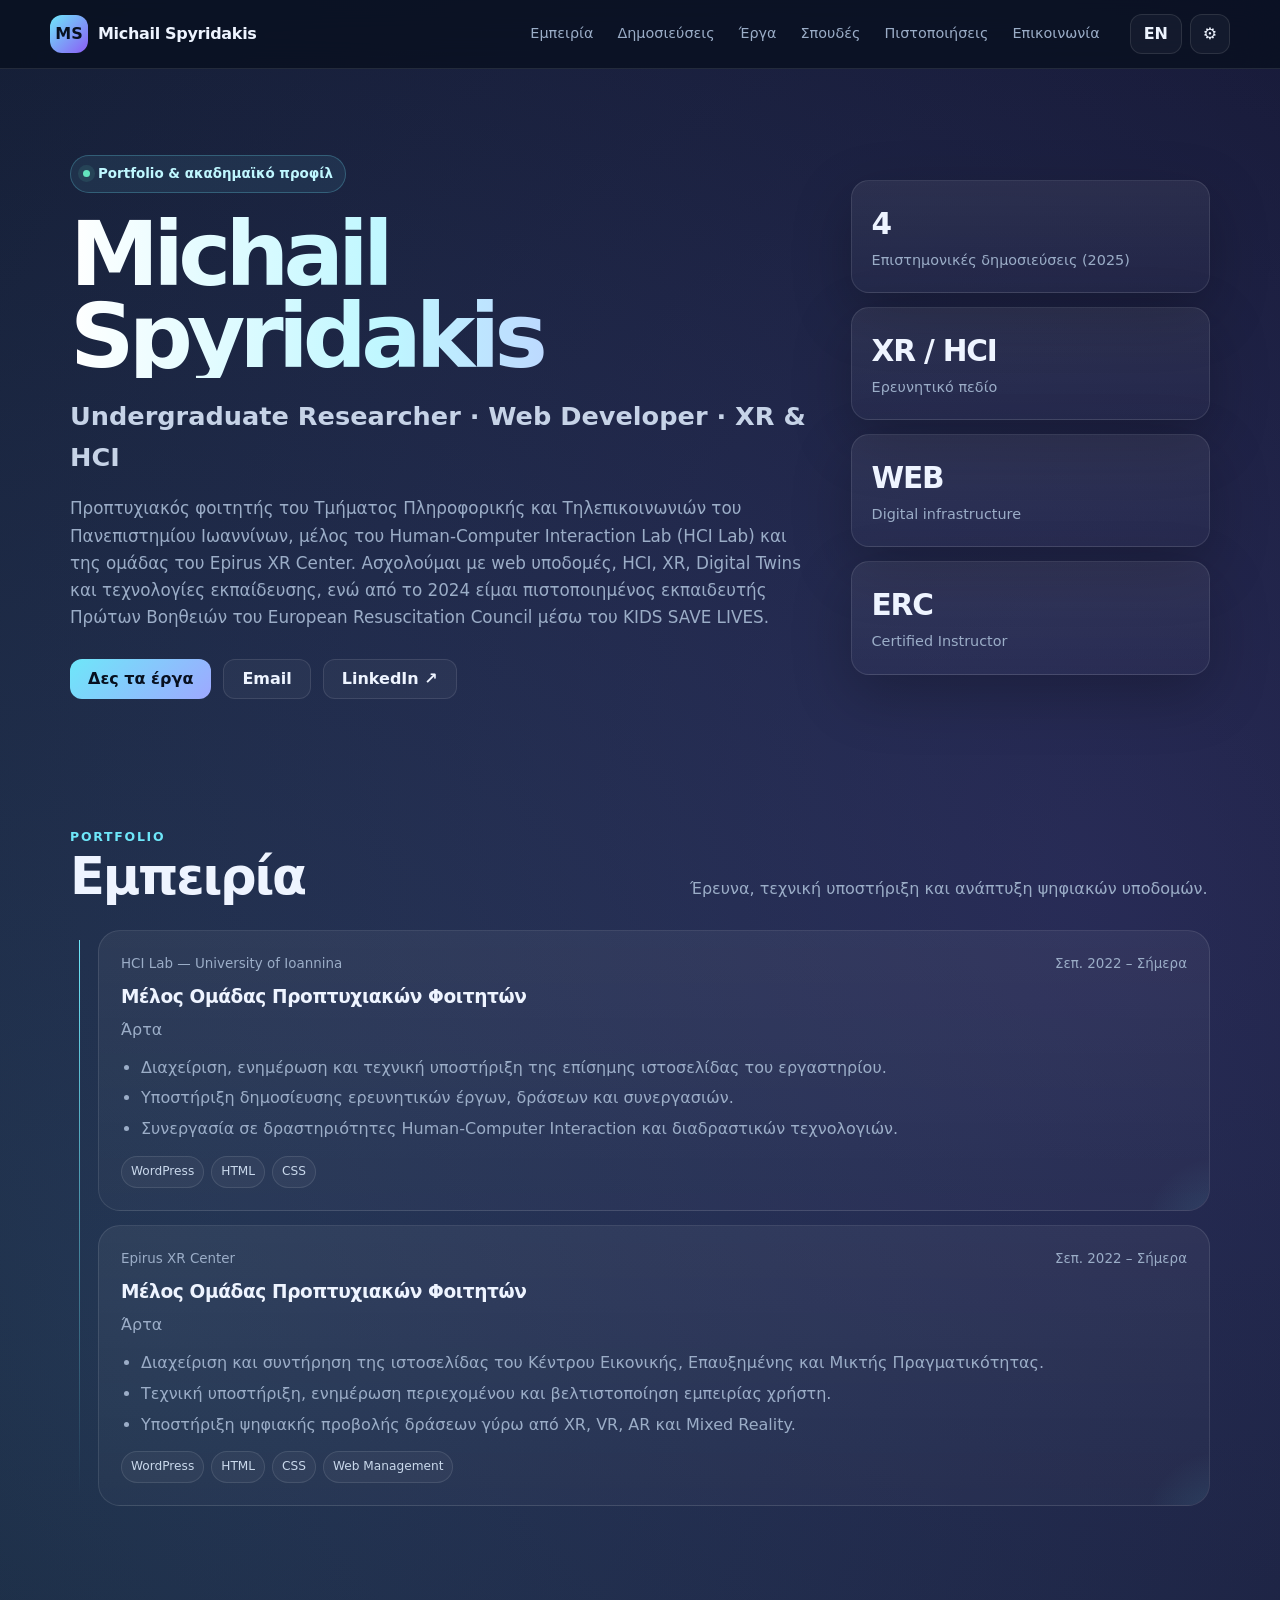
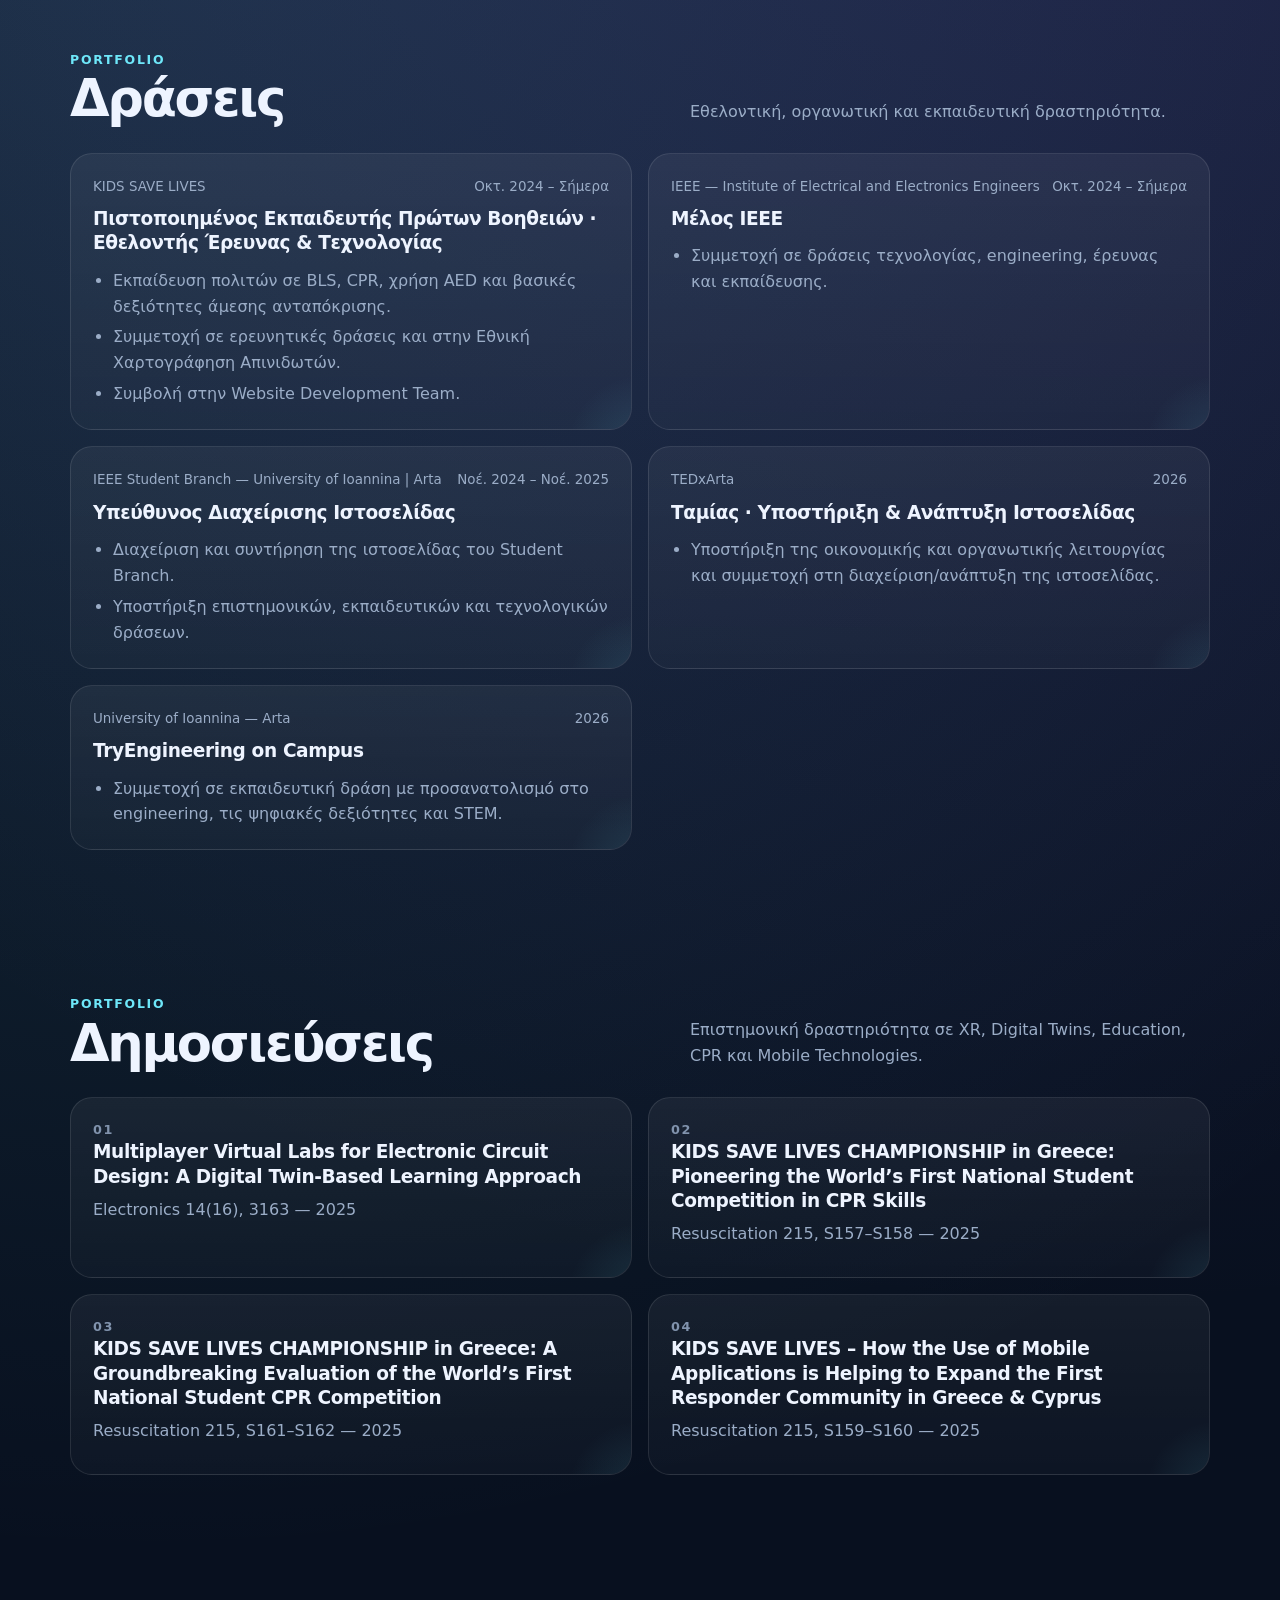
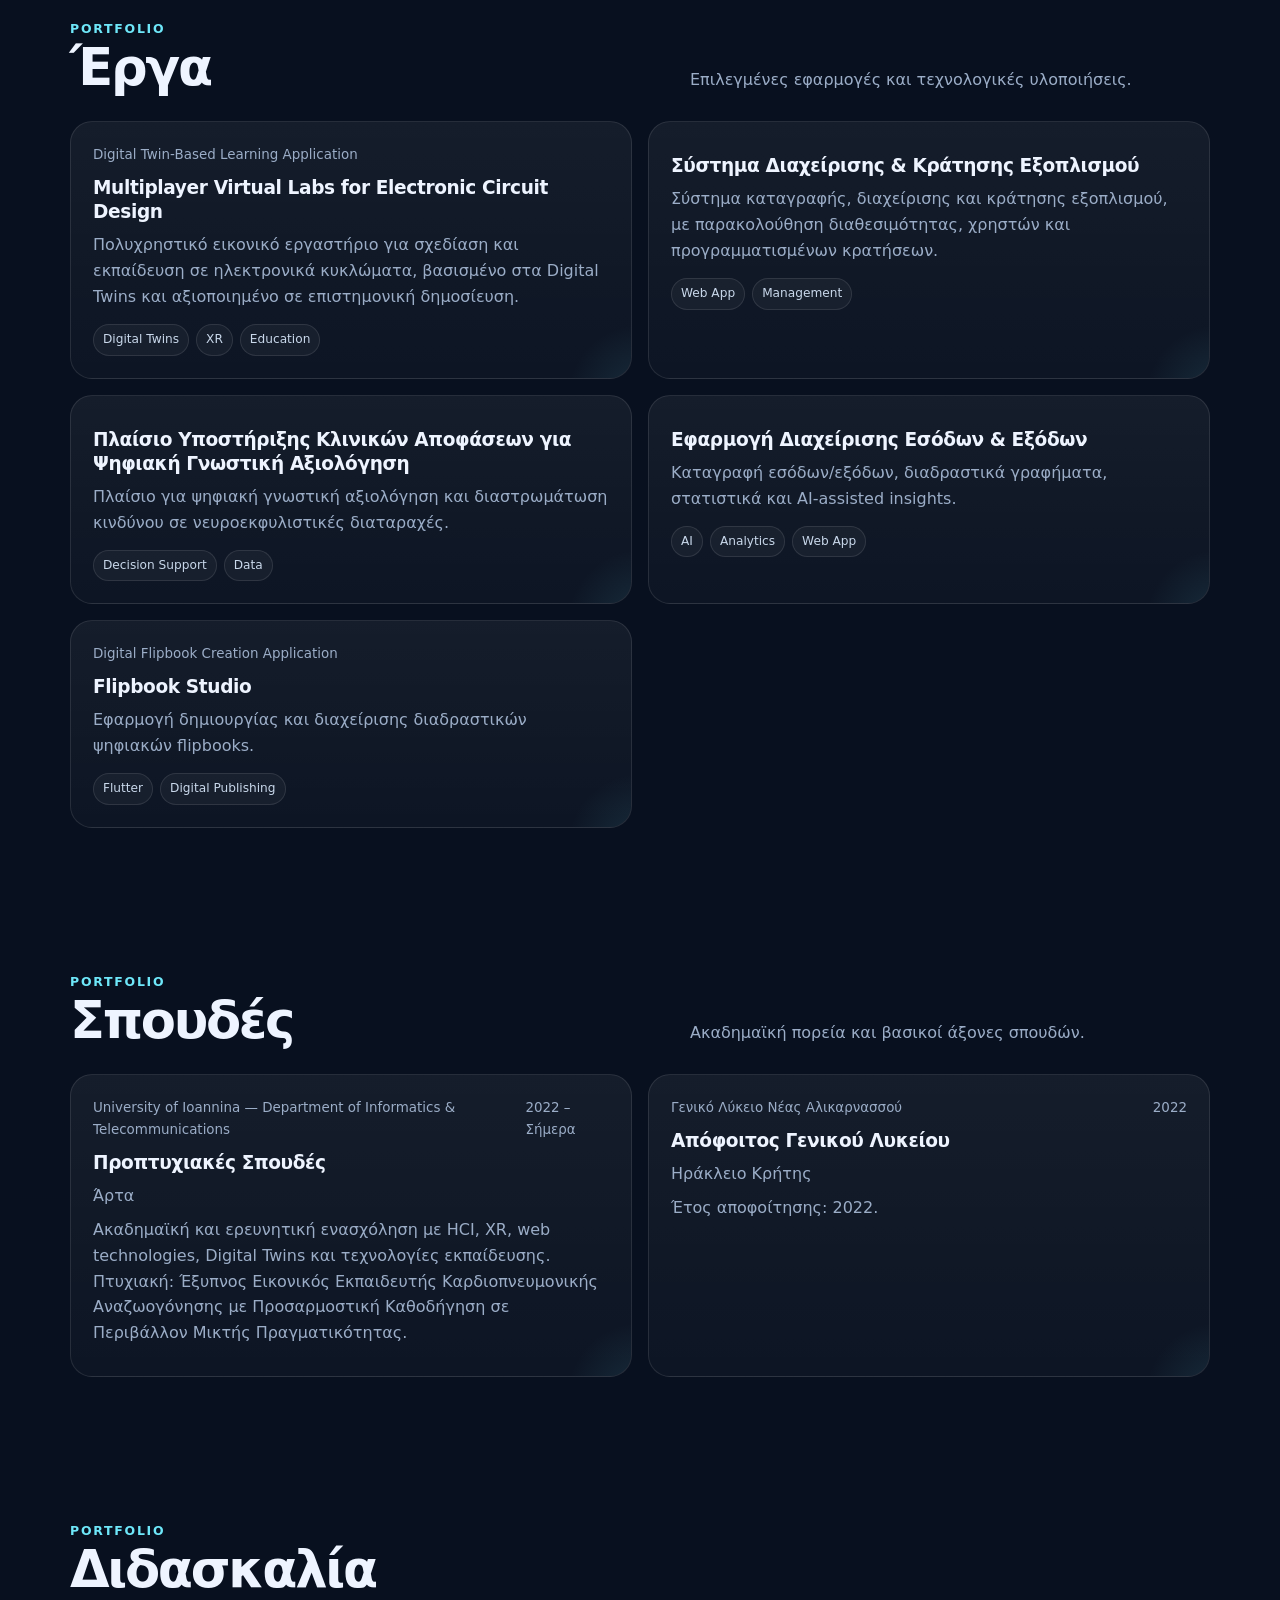
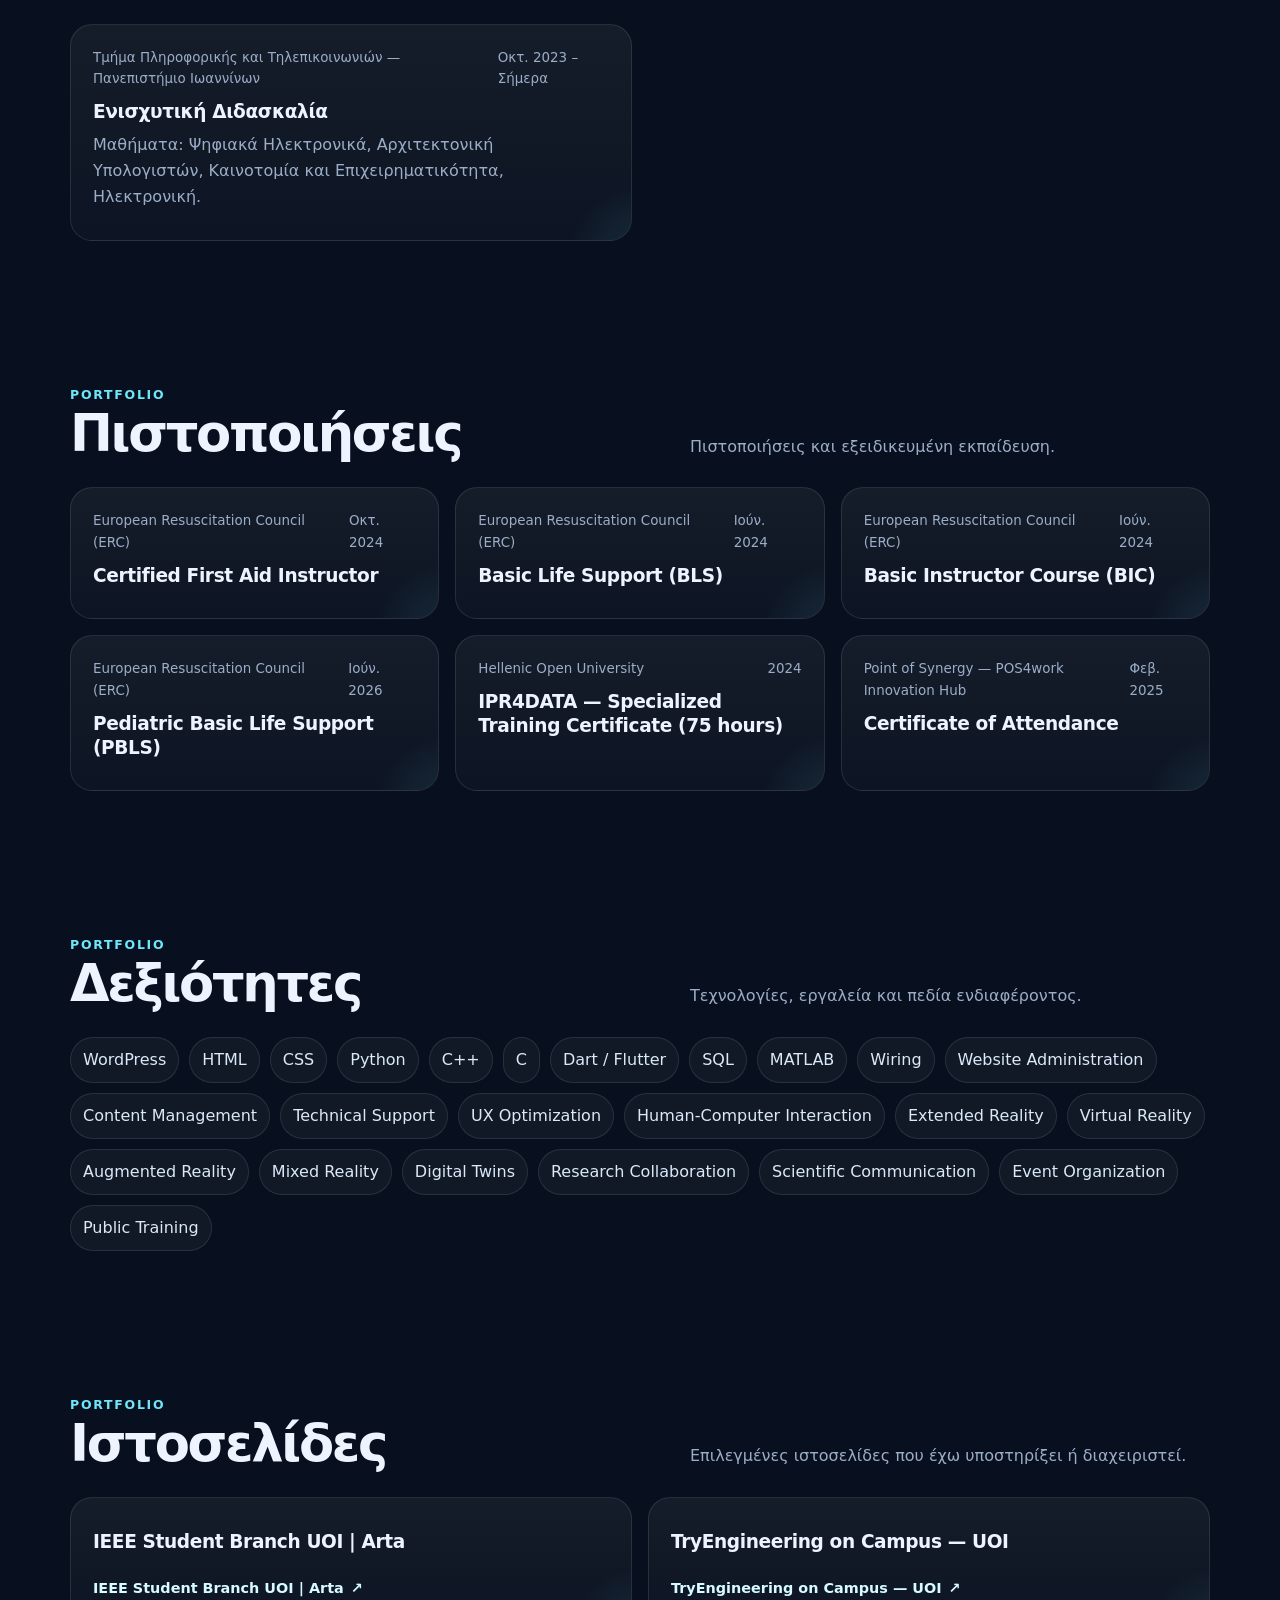
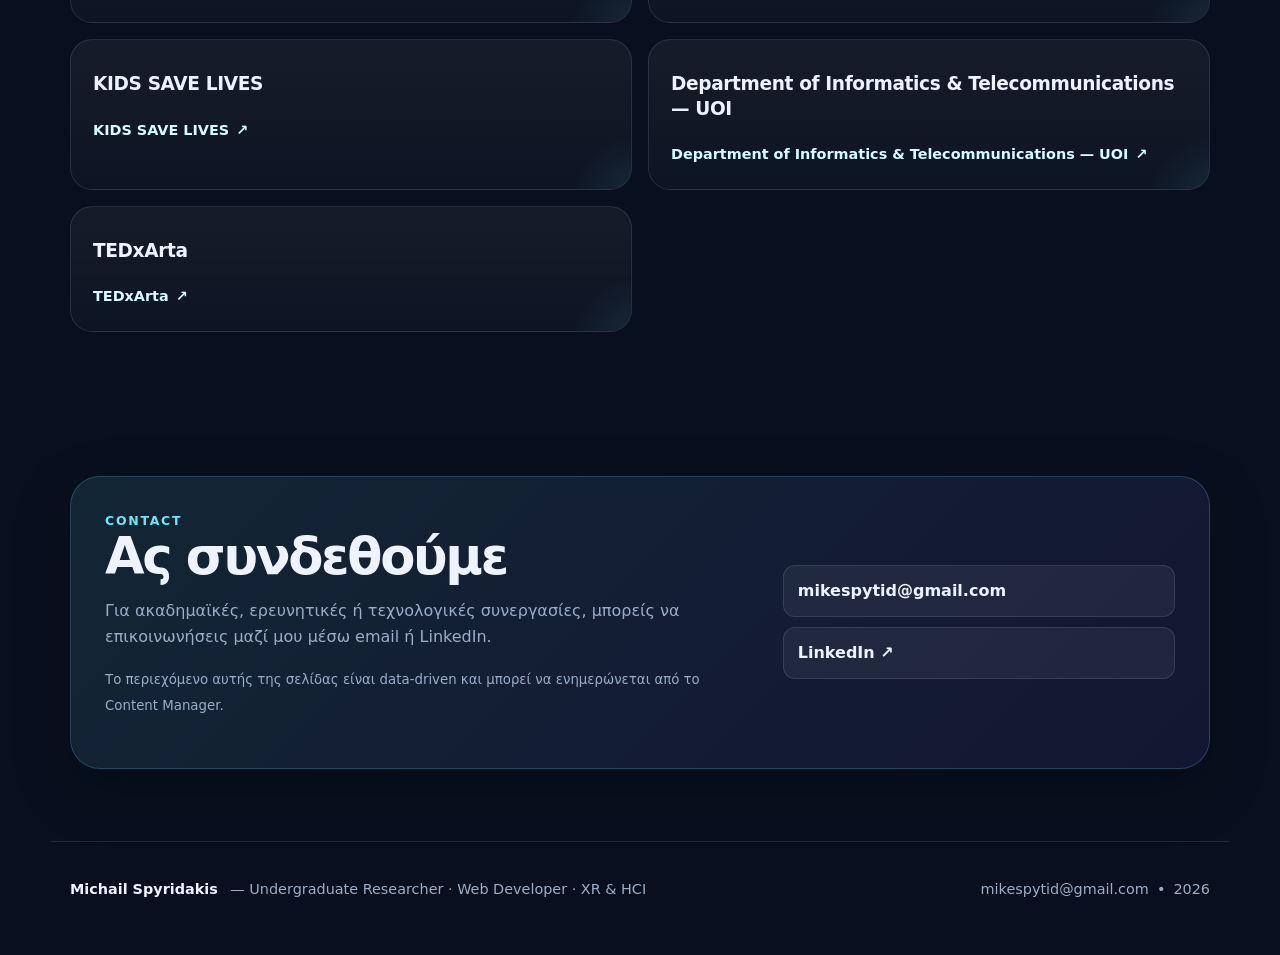
<file: index.html>
<!doctype html>
<html lang="el">
<head>
  <meta charset="utf-8">
  <meta name="viewport" content="width=device-width, initial-scale=1">
  <meta name="description" content="Michail Spyridakis — Undergraduate Researcher, Web Developer, XR & HCI">
  <meta name="theme-color" content="#0b1020">
  <title>Michail Spyridakis — Portfolio</title>
  <link rel="icon" href="assets/favicon.svg" type="image/svg+xml">
  <link rel="stylesheet" href="styles.css">
</head>
<body>
  <header class="topbar">
    <a class="brand" href="#home" aria-label="Home"><span class="brand-mark">MS</span><span class="brand-text">Michail Spyridakis</span></a>
    <nav class="nav" id="nav"></nav>
    <div class="header-actions">
      <button id="langToggle" class="ghost-btn" type="button" aria-label="Change language">EN</button>
      <a class="icon-btn" href="admin.html" aria-label="Open content manager" title="Content manager">⚙</a>
    </div>
  </header>

  <main id="app"></main>

  <footer class="footer">
    <div><strong>Michail Spyridakis</strong><span id="footerRole"></span></div>
    <div class="footer-actions"><a id="footerMail" href="#"></a><span>•</span><span id="footerYear"></span></div>
  </footer>

  <script src="data.js"></script>
  <script src="app.js"></script>
</body>
</html>
</file>
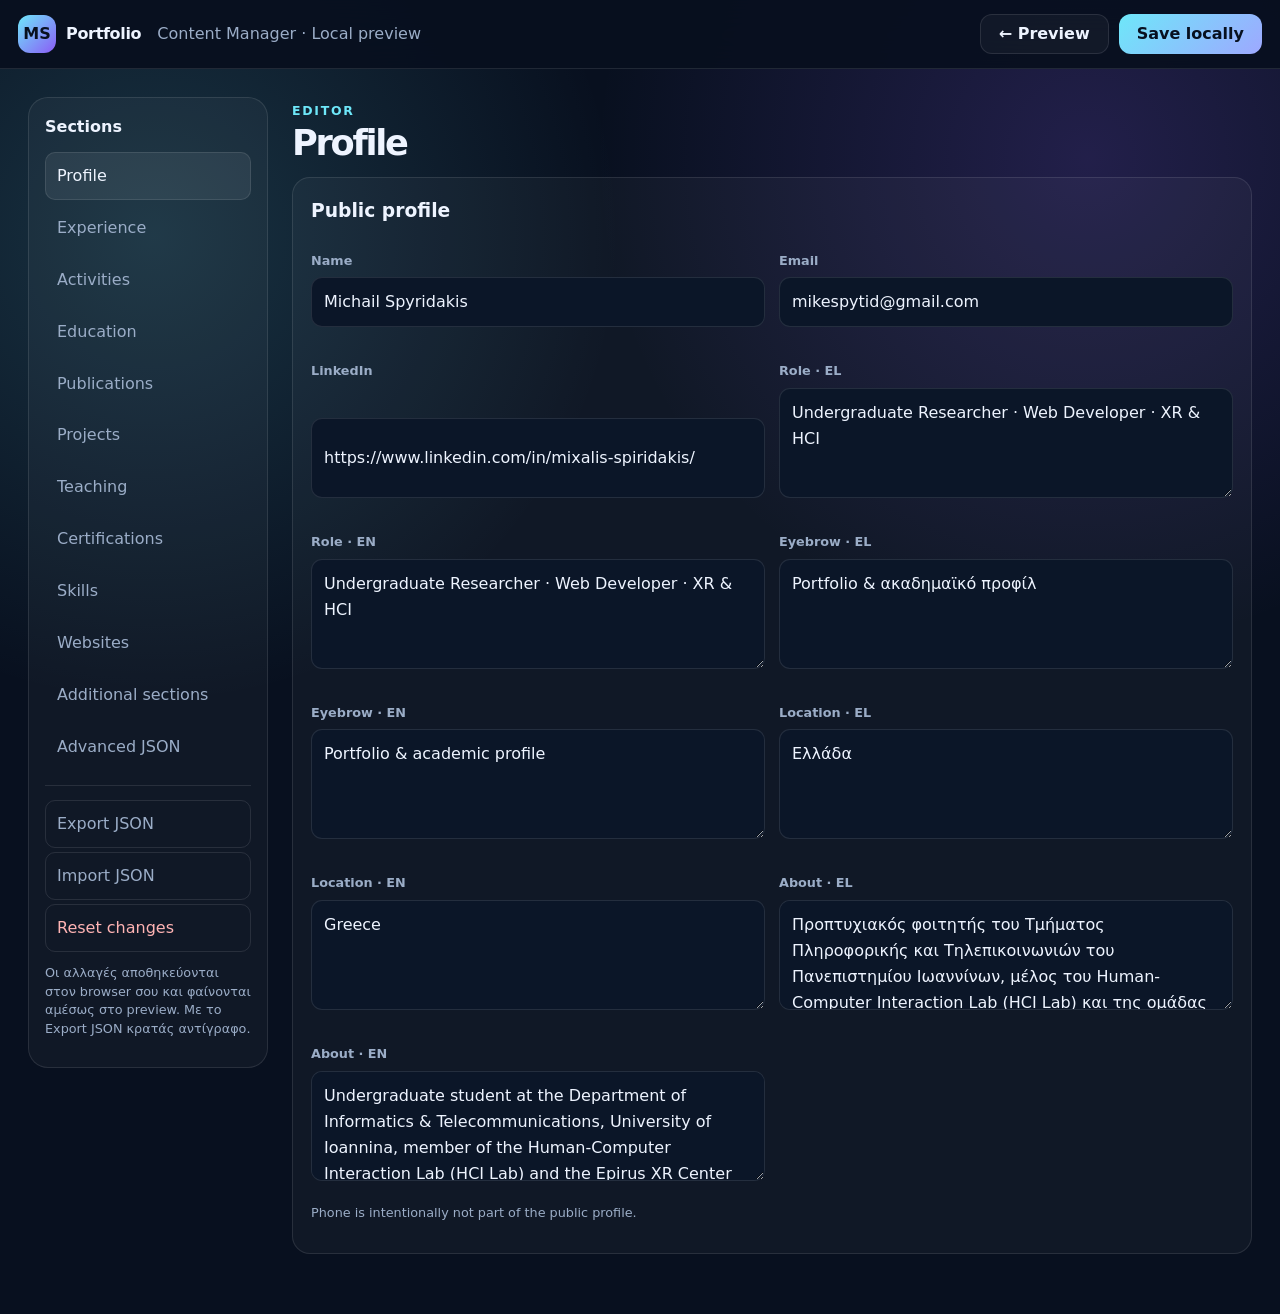
<file: admin.html>
<!doctype html><html lang="el"><head><meta charset="utf-8"><meta name="viewport" content="width=device-width,initial-scale=1"><meta name="robots" content="noindex"><title>Portfolio Content Manager</title><link rel="icon" href="assets/favicon.svg" type="image/svg+xml"><link rel="stylesheet" href="styles.css"><link rel="stylesheet" href="admin.css"></head><body class="admin-body"><header class="admin-top"><div><a class="brand" href="index.html"><span class="brand-mark">MS</span><span class="brand-text">Portfolio</span></a><p>Content Manager · Local preview</p></div><div class="admin-actions"><a class="secondary-btn" href="index.html">← Preview</a><button class="primary-btn" id="saveBtn">Save locally</button></div></header><main class="admin-shell"><aside class="admin-side"><h2>Sections</h2><div id="sectionMenu"></div><hr><button id="exportBtn" class="side-btn">Export JSON</button><label class="side-btn file-btn">Import JSON<input id="importFile" type="file" accept="application/json"></label><button id="resetBtn" class="side-btn danger">Reset changes</button><p class="note">Οι αλλαγές αποθηκεύονται στον browser σου και φαίνονται αμέσως στο preview. Με το Export JSON κρατάς αντίγραφο.</p></aside><section class="admin-main"><div class="admin-head"><div><span class="section-kicker">Editor</span><h1 id="editorTitle">Profile</h1></div><button id="addBtn" class="primary-btn">+ Add item</button></div><div id="editor"></div></section></main><script src="data.js"></script><script src="admin.js"></script></body></html>
</file>
<file: styles.css>
:root{
  --bg:#08101f;--bg2:#0d1629;--panel:#101c32;--panel2:#14223b;--text:#eef4ff;--muted:#9badc7;
  --line:rgba(255,255,255,.10);--accent:#6ee7f9;--accent2:#8b5cf6;--ok:#63e6be;--shadow:0 20px 60px rgba(0,0,0,.24);
  --radius:22px;--max:1180px;
}
*{box-sizing:border-box}html{scroll-behavior:smooth}body{margin:0;background:radial-gradient(circle at 85% 12%,rgba(139,92,246,.20),transparent 31%),radial-gradient(circle at 12% 18%,rgba(110,231,249,.16),transparent 30%),var(--bg);color:var(--text);font-family:Inter,ui-sans-serif,system-ui,-apple-system,BlinkMacSystemFont,"Segoe UI",sans-serif;line-height:1.62}
a{color:inherit;text-decoration:none}.topbar{position:sticky;top:0;z-index:50;display:flex;align-items:center;gap:20px;padding:14px max(20px,calc((100vw - var(--max))/2));background:rgba(8,16,31,.79);backdrop-filter:blur(18px);border-bottom:1px solid var(--line)}
.brand{display:flex;align-items:center;gap:10px;min-width:max-content}.brand-mark{display:grid;place-items:center;width:38px;height:38px;border-radius:12px;background:linear-gradient(135deg,var(--accent),var(--accent2));color:#08101f;font-weight:900}.brand-text{font-weight:750;letter-spacing:-.02em}.nav{display:flex;gap:4px;overflow:auto;scrollbar-width:none;margin-left:auto}.nav::-webkit-scrollbar{display:none}.nav a{padding:8px 10px;color:var(--muted);font-size:.9rem;white-space:nowrap;border-radius:10px}.nav a:hover{background:rgba(255,255,255,.06);color:var(--text)}.header-actions{display:flex;gap:8px}.ghost-btn,.icon-btn,.primary-btn,.secondary-btn{border:1px solid var(--line);border-radius:12px;min-height:40px;padding:0 13px;background:rgba(255,255,255,.04);color:var(--text);font:inherit;font-weight:700;cursor:pointer}.icon-btn{width:40px;display:grid;place-items:center;padding:0}.ghost-btn:hover,.icon-btn:hover,.secondary-btn:hover{background:rgba(255,255,255,.09)}
.hero{min-height:74vh;display:grid;grid-template-columns:1.35fr .65fr;gap:34px;align-items:center;max-width:var(--max);margin:auto;padding:86px 20px 56px}.eyebrow{display:inline-flex;align-items:center;gap:8px;border:1px solid rgba(110,231,249,.25);background:rgba(110,231,249,.08);color:#bff7ff;border-radius:999px;padding:7px 12px;font-size:.84rem;font-weight:700}.eyebrow::before{content:"";width:7px;height:7px;border-radius:50%;background:var(--ok);box-shadow:0 0 0 5px rgba(99,230,190,.10)}h1{font-size:clamp(3rem,7vw,6.4rem);line-height:.92;letter-spacing:-.065em;margin:20px 0 18px;max-width:860px}.gradient-text{background:linear-gradient(90deg,#fff 0%,#bff7ff 42%,#b8a7ff 100%);-webkit-background-clip:text;background-clip:text;color:transparent}.hero-role{font-size:clamp(1.15rem,2.4vw,1.6rem);font-weight:650;color:#c6d3e7}.hero-copy{max-width:760px;color:var(--muted);font-size:1.05rem}.hero-actions{display:flex;flex-wrap:wrap;gap:12px;margin-top:28px}.primary-btn{display:inline-flex;align-items:center;justify-content:center;background:linear-gradient(135deg,var(--accent),#9ea8ff);border:none;color:#07101f;padding:0 18px}.secondary-btn{display:inline-flex;align-items:center;justify-content:center;padding:0 18px}.hero-aside{display:grid;gap:14px}.stat{padding:20px;border:1px solid var(--line);border-radius:18px;background:linear-gradient(180deg,rgba(255,255,255,.065),rgba(255,255,255,.025));box-shadow:var(--shadow)}.stat strong{font-size:1.85rem;letter-spacing:-.04em}.stat span{display:block;color:var(--muted);font-size:.9rem}
.section{max-width:var(--max);margin:auto;padding:72px 20px}.section-head{display:grid;grid-template-columns:1fr minmax(260px,520px);gap:30px;align-items:end;margin-bottom:28px}.section-kicker{color:var(--accent);font-size:.78rem;text-transform:uppercase;letter-spacing:.14em;font-weight:800}.section h2{margin:3px 0 0;font-size:clamp(2rem,4vw,3.45rem);line-height:1;letter-spacing:-.045em}.section-intro{color:var(--muted);margin:0}.grid{display:grid;grid-template-columns:repeat(2,minmax(0,1fr));gap:16px}.grid.three{grid-template-columns:repeat(3,minmax(0,1fr))}.card{position:relative;border:1px solid var(--line);border-radius:var(--radius);background:linear-gradient(180deg,rgba(255,255,255,.055),rgba(255,255,255,.025));padding:22px;overflow:hidden}.card::after{content:"";position:absolute;width:160px;height:160px;right:-90px;bottom:-100px;background:radial-gradient(circle,rgba(110,231,249,.12),transparent 65%)}.card-meta{display:flex;gap:10px;justify-content:space-between;align-items:flex-start;color:var(--muted);font-size:.84rem;margin-bottom:10px}.card h3{font-size:1.16rem;line-height:1.3;margin:0 0 8px;letter-spacing:-.02em}.card p{color:var(--muted);margin:8px 0}.card ul{margin:12px 0 0;padding-left:20px;color:var(--muted)}.card li+li{margin-top:5px}.chips{display:flex;flex-wrap:wrap;gap:7px;margin-top:14px}.chip{font-size:.76rem;border:1px solid var(--line);background:rgba(255,255,255,.04);color:#c9d8eb;padding:5px 9px;border-radius:999px}.link-arrow{display:inline-flex;gap:7px;align-items:center;color:#d7fbff;font-weight:700;font-size:.9rem;margin-top:14px}.link-arrow::after{content:"↗"}.timeline{position:relative;display:grid;gap:14px}.timeline::before{content:"";position:absolute;left:9px;top:10px;bottom:10px;width:1px;background:linear-gradient(var(--accent),transparent)}.timeline .card{margin-left:28px}.timeline .card::before{content:"";position:absolute;left:-25px;top:26px;width:9px;height:9px;border-radius:50%;background:var(--accent);box-shadow:0 0 0 5px rgba(110,231,249,.08)}.pub-number{font-weight:900;color:#8193ad;font-size:.8rem;letter-spacing:.12em}.skills-wrap{display:flex;flex-wrap:wrap;gap:10px}.skill-pill{padding:9px 12px;border-radius:999px;border:1px solid var(--line);background:rgba(255,255,255,.04);color:#dbe8f8}.contact-card{display:grid;grid-template-columns:1.25fr .75fr;align-items:center;gap:24px;padding:34px;border-radius:30px;border:1px solid rgba(110,231,249,.20);background:linear-gradient(135deg,rgba(110,231,249,.10),rgba(139,92,246,.09));box-shadow:var(--shadow)}.contact-card h2{margin:0 0 10px}.contact-card p{color:var(--muted);max-width:620px}.contact-links{display:flex;flex-direction:column;gap:10px}.contact-links a{padding:12px 14px;border-radius:12px;background:rgba(255,255,255,.06);border:1px solid var(--line);font-weight:700;overflow-wrap:anywhere}.footer{max-width:var(--max);margin:auto;padding:36px 20px 54px;border-top:1px solid var(--line);display:flex;justify-content:space-between;gap:20px;color:var(--muted);font-size:.9rem}.footer strong{color:var(--text);margin-right:8px}.footer-actions{display:flex;gap:8px;flex-wrap:wrap}.empty{padding:30px;text-align:center;color:var(--muted);border:1px dashed var(--line);border-radius:18px}
@media(max-width:900px){.brand-text{display:none}.nav{order:3;width:100%;margin:0}.topbar{flex-wrap:wrap}.header-actions{margin-left:auto}.hero{grid-template-columns:1fr;min-height:auto;padding-top:60px}.hero-aside{grid-template-columns:repeat(2,1fr)}.section-head,.contact-card{grid-template-columns:1fr}.grid,.grid.three{grid-template-columns:1fr}.section{padding-top:56px}}
@media(max-width:560px){.hero-aside{grid-template-columns:1fr 1fr}.footer{flex-direction:column}.section,.hero{padding-left:16px;padding-right:16px}.topbar{padding-left:14px;padding-right:14px}.hero-actions>a{width:100%}h1{font-size:3.1rem}}
</file>
<file: admin.css>
.admin-body{min-height:100vh}.admin-top{position:sticky;top:0;z-index:30;display:flex;justify-content:space-between;align-items:center;padding:14px max(18px,calc((100vw - 1260px)/2));background:rgba(8,16,31,.93);backdrop-filter:blur(16px);border-bottom:1px solid var(--line)}.admin-top>div:first-child{display:flex;align-items:center;gap:16px}.admin-top p{color:var(--muted);margin:0}.admin-actions{display:flex;gap:10px}.admin-shell{max-width:1260px;margin:auto;display:grid;grid-template-columns:240px 1fr;gap:24px;padding:28px 18px 60px}.admin-side{position:sticky;top:94px;align-self:start;border:1px solid var(--line);background:rgba(255,255,255,.035);border-radius:20px;padding:16px}.admin-side h2{margin:0 0 12px;font-size:1rem}.admin-side hr{border:none;border-top:1px solid var(--line);margin:14px 0}.menu-btn,.side-btn{display:block;width:100%;text-align:left;padding:10px 11px;margin:4px 0;border:1px solid transparent;border-radius:10px;background:transparent;color:var(--muted);font:inherit;cursor:pointer}.menu-btn:hover,.menu-btn.active,.side-btn:hover{background:rgba(255,255,255,.07);color:var(--text);border-color:var(--line)}.side-btn{border-color:var(--line)}.danger{color:#ffb4b4}.file-btn input{display:none}.note{font-size:.8rem;color:var(--muted);line-height:1.45}.admin-main{min-width:0}.admin-head{display:flex;justify-content:space-between;align-items:end;gap:16px;margin-bottom:18px}.admin-head h1{font-size:2.2rem;margin:4px 0 0}.editor-grid{display:grid;grid-template-columns:1fr 1fr;gap:14px}.edit-card{border:1px solid var(--line);background:rgba(255,255,255,.035);border-radius:18px;padding:18px}.edit-card h3{margin:0 0 14px}.field{display:grid;gap:6px;margin:10px 0}.field label{font-size:.8rem;color:var(--muted);font-weight:700}.field input,.field textarea,.field select{width:100%;padding:11px 12px;border:1px solid var(--line);border-radius:11px;background:#0b1628;color:var(--text);font:inherit}.field textarea{min-height:110px;resize:vertical}.field small{color:var(--muted)}.item-actions{display:flex;justify-content:flex-end;gap:8px;margin-top:12px}.small-btn{border:1px solid var(--line);background:rgba(255,255,255,.04);color:var(--text);border-radius:9px;padding:7px 10px;cursor:pointer}.json-box{width:100%;min-height:520px;background:#07101f;color:#dcecff;border:1px solid var(--line);border-radius:16px;padding:16px;font:13px/1.5 ui-monospace,SFMono-Regular,Menlo,monospace}.toast{position:fixed;right:20px;bottom:20px;padding:12px 15px;border-radius:12px;background:#dffdf5;color:#06231c;font-weight:800;box-shadow:var(--shadow);z-index:100}@media(max-width:850px){.admin-shell{grid-template-columns:1fr}.admin-side{position:static}.editor-grid{grid-template-columns:1fr}.admin-top p{display:none}.admin-actions .secondary-btn{display:none}}
</file>
